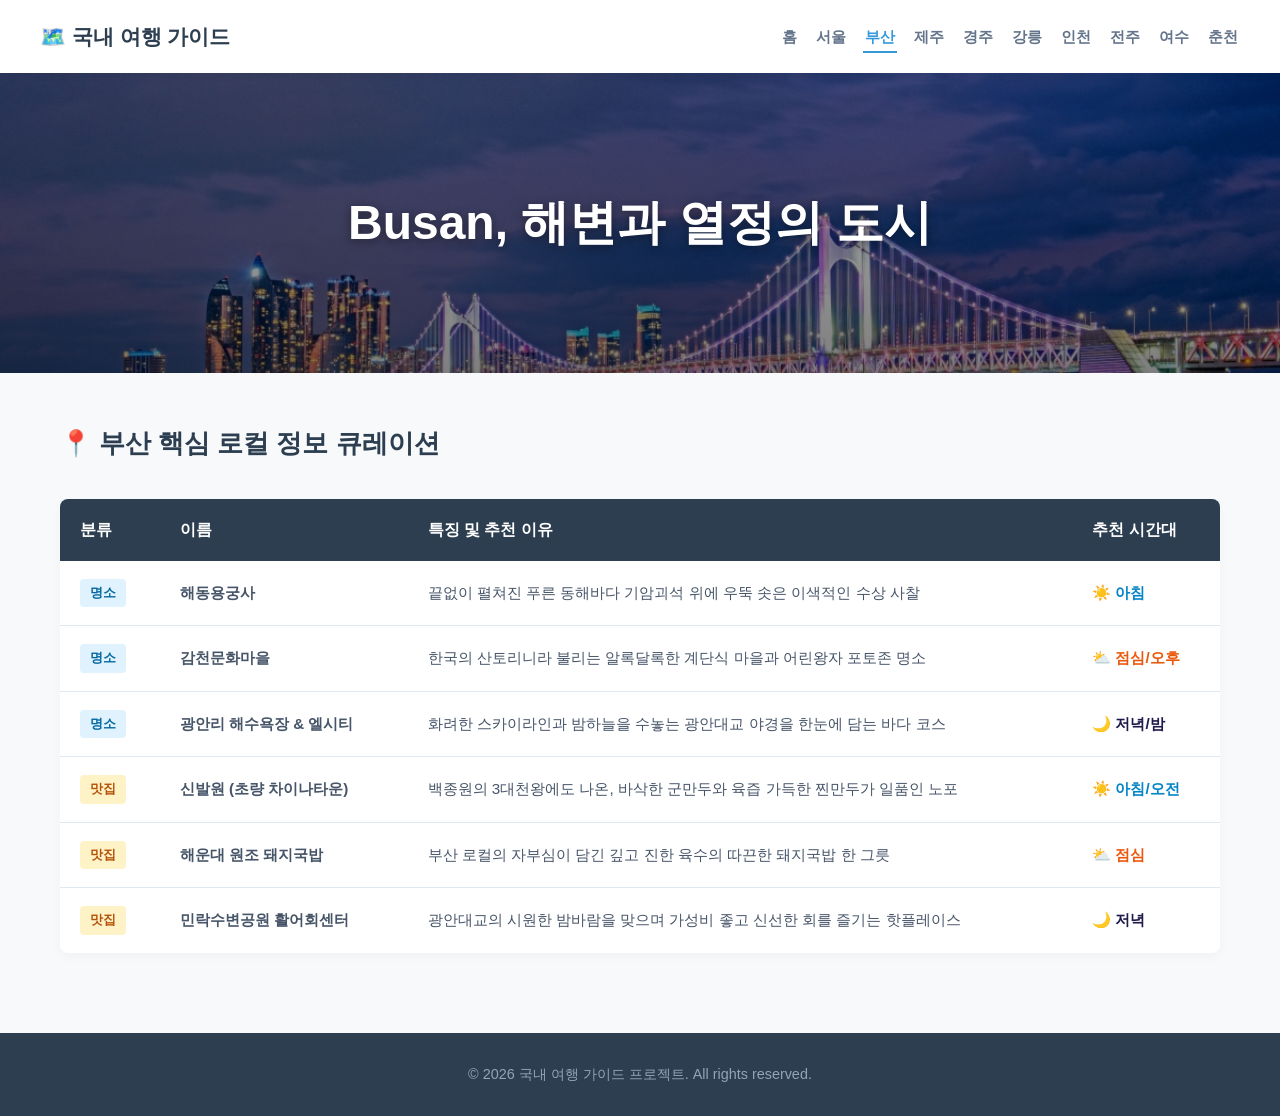
<file: busan.html>
<!doctype html>
<html lang="ko">
  <head>
    <meta charset="UTF-8" />
    <meta name="viewport" content="width=device-width, initial-scale=1.0" />
    <title>국내 여행 가이드 - 부산</title>
    <!-- 외부 스타일시트 연결 -->
    <link rel="stylesheet" href="style.css" />
  </head>
  <body>
    <!-- ===== 헤더 영역: 로고 + 내비게이션 메뉴 ===== -->
    <header>
      <!-- 로고: 클릭 시 메인(index) 페이지로 이동 -->
      <a href="index.html" class="logo">🗺️ 국내 여행 가이드</a>

      <!-- 상단 내비게이션 메뉴: 도시별 페이지 링크 -->
      <nav>
        <ul>
          <li><a href="index.html">홈</a></li>
          <li><a href="seoul.html">서울</a></li>
          <li><a href="busan.html" class="active">부산</a></li>
          <!-- 현재 페이지 활성화 표시 -->
          <li><a href="jeju.html">제주</a></li>
          <li><a href="gyeongju.html">경주</a></li>
          <li><a href="gangneung.html">강릉</a></li>
          <li><a href="incheon.html">인천</a></li>
          <li><a href="jeonju.html">전주</a></li>
          <li><a href="yeosu.html">여수</a></li>
          <li><a href="chuncheon.html">춘천</a></li>
        </ul>
      </nav>
    </header>

    <!-- ===== 히어로 섹션: 부산 대표 배경 이미지 + 소개 문구 ===== -->
    <section class="sub-hero hero-busan">
      <h2>Busan, 해변과 열정의 도시</h2>
    </section>

    <!-- ===== 메인 콘텐츠 영역 ===== -->
    <main class="container">
      <!-- 섹션 제목 -->
      <h3 class="section-title">📍 부산 핵심 로컬 정보 큐레이션</h3>

      <!-- 부산 명소/맛집 정보 테이블 -->
      <!-- ※ 부산 페이지는 명소 3개 + 맛집 3개로 구성 / 추천 시간대별 색상 구분 적용 -->
      <table class="info-table">
        <thead>
          <tr>
            <!-- 테이블 헤더: 분류 / 이름 / 특징 / 추천 시간대 -->
            <th>분류</th>
            <th>이름</th>
            <th>특징 및 추천 이유</th>
            <th>추천 시간대</th>
          </tr>
        </thead>
        <tbody>
          <!-- 명소 항목 1: 해동용궁사 (아침 추천) -->
          <tr>
            <td><span class="category-badge badge-sight">명소</span></td>
            <td style="font-weight: bold">해동용궁사</td>
            <td>
              끝없이 펼쳐진 푸른 동해바다 기암괴석 위에 우뚝 솟은 이색적인 수상
              사찰
            </td>
            <td style="color: #0284c7; font-weight: 600">☀️ 아침</td>
          </tr>

          <!-- 명소 항목 2: 감천문화마을 (점심/오후 추천) -->
          <tr>
            <td><span class="category-badge badge-sight">명소</span></td>
            <td style="font-weight: bold">감천문화마을</td>
            <td>
              한국의 산토리니라 불리는 알록달록한 계단식 마을과 어린왕자 포토존
              명소
            </td>
            <td style="color: #ea580c; font-weight: 600">⛅ 점심/오후</td>
          </tr>

          <!-- 명소 항목 3: 광안리 해수욕장 & 엘시티 (저녁/밤 추천) -->
          <tr>
            <td><span class="category-badge badge-sight">명소</span></td>
            <td style="font-weight: bold">광안리 해수욕장 & 엘시티</td>
            <td>
              화려한 스카이라인과 밤하늘을 수놓는 광안대교 야경을 한눈에 담는
              바다 코스
            </td>
            <td style="color: #1e1b4b; font-weight: 600">🌙 저녁/밤</td>
          </tr>

          <!-- 맛집 항목 1: 신발원 (아침/오전 추천) -->
          <tr>
            <td><span class="category-badge badge-food">맛집</span></td>
            <td style="font-weight: bold">신발원 (초량 차이나타운)</td>
            <td>
              백종원의 3대천왕에도 나온, 바삭한 군만두와 육즙 가득한 찐만두가
              일품인 노포
            </td>
            <td style="color: #0284c7; font-weight: 600">☀️ 아침/오전</td>
          </tr>

          <!-- 맛집 항목 2: 해운대 원조 돼지국밥 (점심 추천) -->
          <tr>
            <td><span class="category-badge badge-food">맛집</span></td>
            <td style="font-weight: bold">해운대 원조 돼지국밥</td>
            <td>
              부산 로컬의 자부심이 담긴 깊고 진한 육수의 따끈한 돼지국밥 한 그릇
            </td>
            <td style="color: #ea580c; font-weight: 600">⛅ 점심</td>
          </tr>

          <!-- 맛집 항목 3: 민락수변공원 활어회센터 (저녁 추천) -->
          <tr>
            <td><span class="category-badge badge-food">맛집</span></td>
            <td style="font-weight: bold">민락수변공원 활어회센터</td>
            <td>
              광안대교의 시원한 밤바람을 맞으며 가성비 좋고 신선한 회를 즐기는
              핫플레이스
            </td>
            <td style="color: #1e1b4b; font-weight: 600">🌙 저녁</td>
          </tr>
        </tbody>
      </table>
    </main>

    <!-- ===== 푸터 영역: 저작권 정보 ===== -->
    <footer>
      <p>&copy; 2026 국내 여행 가이드 프로젝트. All rights reserved.</p>
    </footer>
  </body>
</html>
</file>
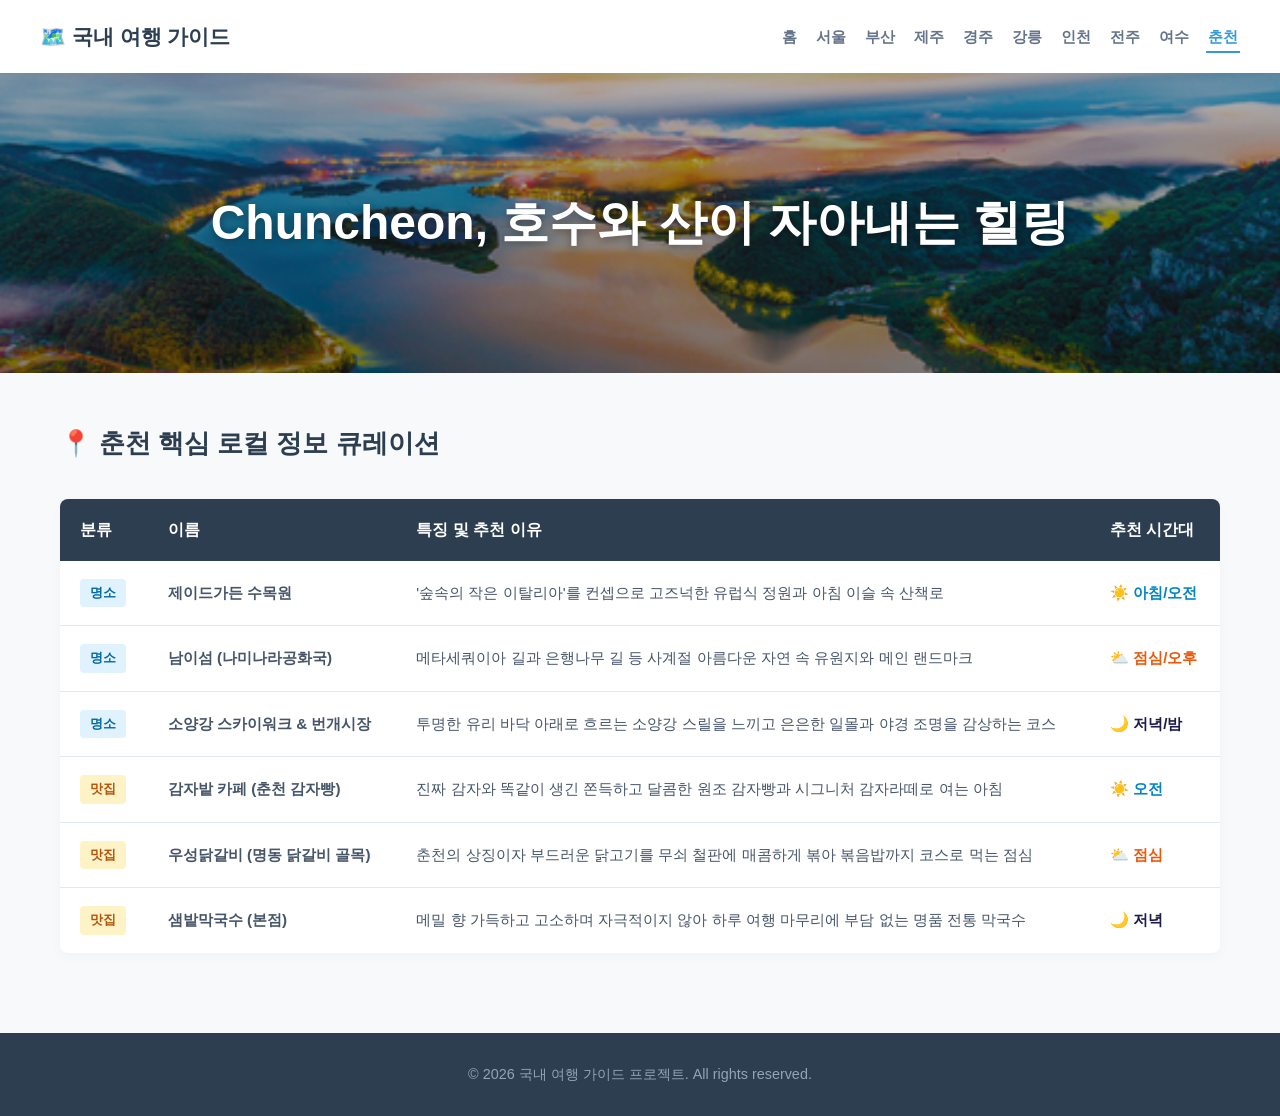
<file: chuncheon.html>
<!doctype html>
<html lang="ko">
  <head>
    <meta charset="UTF-8" />
    <meta name="viewport" content="width=device-width, initial-scale=1.0" />
    <title>국내 여행 가이드 - 춘천</title>
    <!-- 외부 스타일시트 연결 -->
    <link rel="stylesheet" href="style.css" />
  </head>
  <body>
    <!-- ===== 헤더 영역: 로고 + 내비게이션 메뉴 ===== -->
    <header>
      <!-- 로고: 클릭 시 메인(index) 페이지로 이동 -->
      <a href="index.html" class="logo">🗺️ 국내 여행 가이드</a>

      <!-- 상단 내비게이션 메뉴: 도시별 페이지 링크 -->
      <nav>
        <ul>
          <li><a href="index.html">홈</a></li>
          <li><a href="seoul.html">서울</a></li>
          <li><a href="busan.html">부산</a></li>
          <li><a href="jeju.html">제주</a></li>
          <li><a href="gyeongju.html">경주</a></li>
          <li><a href="gangneung.html">강릉</a></li>
          <li><a href="incheon.html">인천</a></li>
          <li><a href="jeonju.html">전주</a></li>
          <li><a href="yeosu.html">여수</a></li>
          <li><a href="chuncheon.html" class="active">춘천</a></li>
          <!-- 현재 페이지 활성화 표시 -->
        </ul>
      </nav>
    </header>

    <!-- ===== 히어로 섹션: 춘천 대표 배경 이미지 + 소개 문구 ===== -->
    <section class="sub-hero hero-chuncheon">
      <h2>Chuncheon, 호수와 산이 자아내는 힐링</h2>
    </section>

    <!-- ===== 메인 콘텐츠 영역 ===== -->
    <main class="container">
      <!-- 섹션 제목 -->
      <h3 class="section-title">📍 춘천 핵심 로컬 정보 큐레이션</h3>

      <!-- 춘천 명소/맛집 정보 테이블 -->
      <!-- ※ 명소 3개 + 맛집 3개 구성 / 추천 시간대별 색상 구분 적용 -->
      <table class="info-table">
        <thead>
          <tr>
            <th>분류</th>
            <th>이름</th>
            <th>특징 및 추천 이유</th>
            <th>추천 시간대</th>
          </tr>
        </thead>
        <tbody>
          <!-- 명소 1: 제이드가든 수목원 (아침/오전) -->
          <tr>
            <td><span class="category-badge badge-sight">명소</span></td>
            <td style="font-weight: bold">제이드가든 수목원</td>
            <td>
              '숲속의 작은 이탈리아'를 컨셉으로 고즈넉한 유럽식 정원과 아침 이슬
              속 산책로
            </td>
            <td style="color: #0284c7; font-weight: 600">☀️ 아침/오전</td>
          </tr>

          <!-- 명소 2: 남이섬 (점심/오후) -->
          <tr>
            <td><span class="category-badge badge-sight">명소</span></td>
            <td style="font-weight: bold">남이섬 (나미나라공화국)</td>
            <td>
              메타세쿼이아 길과 은행나무 길 등 사계절 아름다운 자연 속 유원지와
              메인 랜드마크
            </td>
            <td style="color: #ea580c; font-weight: 600">⛅ 점심/오후</td>
          </tr>

          <!-- 명소 3: 소양강 스카이워크 & 번개시장 (저녁/밤) -->
          <tr>
            <td><span class="category-badge badge-sight">명소</span></td>
            <td style="font-weight: bold">소양강 스카이워크 & 번개시장</td>
            <td>
              투명한 유리 바닥 아래로 흐르는 소양강 스릴을 느끼고 은은한 일몰과
              야경 조명을 감상하는 코스
            </td>
            <td style="color: #1e1b4b; font-weight: 600">🌙 저녁/밤</td>
          </tr>

          <!-- 맛집 1: 감자밭 카페 (오전) -->
          <tr>
            <td><span class="category-badge badge-food">맛집</span></td>
            <td style="font-weight: bold">감자밭 카페 (춘천 감자빵)</td>
            <td>
              진짜 감자와 똑같이 생긴 쫀득하고 달콤한 원조 감자빵과 시그니처
              감자라떼로 여는 아침
            </td>
            <td style="color: #0284c7; font-weight: 600">☀️ 오전</td>
          </tr>

          <!-- 맛집 2: 우성닭갈비 (점심) -->
          <tr>
            <td><span class="category-badge badge-food">맛집</span></td>
            <td style="font-weight: bold">우성닭갈비 (명동 닭갈비 골목)</td>
            <td>
              춘천의 상징이자 부드러운 닭고기를 무쇠 철판에 매콤하게 볶아
              볶음밥까지 코스로 먹는 점심
            </td>
            <td style="color: #ea580c; font-weight: 600">⛅ 점심</td>
          </tr>

          <!-- 맛집 3: 샘밭막국수 (저녁) -->
          <tr>
            <td><span class="category-badge badge-food">맛집</span></td>
            <td style="font-weight: bold">샘밭막국수 (본점)</td>
            <td>
              메밀 향 가득하고 고소하며 자극적이지 않아 하루 여행 마무리에 부담
              없는 명품 전통 막국수
            </td>
            <td style="color: #1e1b4b; font-weight: 600">🌙 저녁</td>
          </tr>
        </tbody>
      </table>
    </main>

    <!-- ===== 푸터 영역: 저작권 정보 ===== -->
    <footer>
      <p>&copy; 2026 국내 여행 가이드 프로젝트. All rights reserved.</p>
    </footer>
  </body>
</html>
</file>
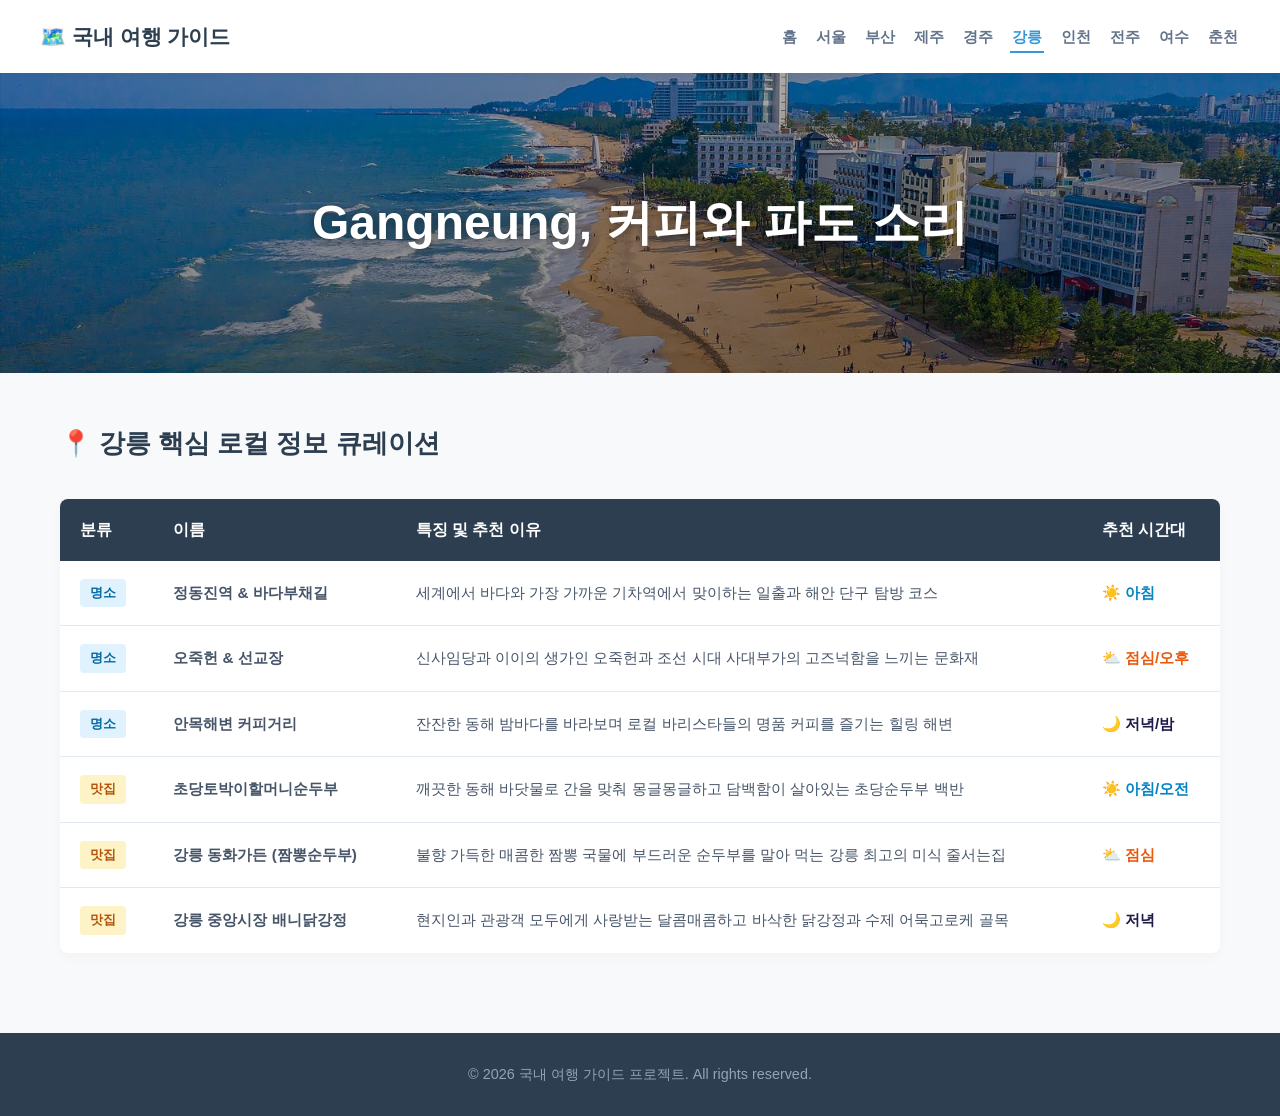
<file: gangneung.html>
<!doctype html>
<html lang="ko">
  <head>
    <meta charset="UTF-8" />
    <meta name="viewport" content="width=device-width, initial-scale=1.0" />
    <title>국내 여행 가이드 - 강릉</title>
    <!-- 외부 스타일시트 연결 -->
    <link rel="stylesheet" href="style.css" />
  </head>
  <body>
    <!-- ===== 헤더 영역: 로고 + 내비게이션 메뉴 ===== -->
    <header>
      <!-- 로고: 클릭 시 메인(index) 페이지로 이동 -->
      <a href="index.html" class="logo">🗺️ 국내 여행 가이드</a>

      <!-- 상단 내비게이션 메뉴: 도시별 페이지 링크 -->
      <nav>
        <ul>
          <li><a href="index.html">홈</a></li>
          <li><a href="seoul.html">서울</a></li>
          <li><a href="busan.html">부산</a></li>
          <li><a href="jeju.html">제주</a></li>
          <li><a href="gyeongju.html">경주</a></li>
          <li><a href="gangneung.html" class="active">강릉</a></li>
          <!-- 현재 페이지 활성화 표시 -->
          <li><a href="incheon.html">인천</a></li>
          <li><a href="jeonju.html">전주</a></li>
          <li><a href="yeosu.html">여수</a></li>
          <li><a href="chuncheon.html">춘천</a></li>
        </ul>
      </nav>
    </header>

    <!-- ===== 히어로 섹션: 강릉 대표 배경 이미지 + 소개 문구 ===== -->
    <section class="sub-hero hero-gangneung">
      <h2>Gangneung, 커피와 파도 소리</h2>
    </section>

    <!-- ===== 메인 콘텐츠 영역 ===== -->
    <main class="container">
      <!-- 섹션 제목 -->
      <h3 class="section-title">📍 강릉 핵심 로컬 정보 큐레이션</h3>

      <!-- 강릉 명소/맛집 정보 테이블 -->
      <!-- ※ 명소 3개 + 맛집 3개 구성 / 추천 시간대별 색상 구분 적용 -->
      <table class="info-table">
        <thead>
          <tr>
            <th>분류</th>
            <th>이름</th>
            <th>특징 및 추천 이유</th>
            <th>추천 시간대</th>
          </tr>
        </thead>
        <tbody>
          <!-- 명소 1: 정동진역 & 바다부채길 (아침) -->
          <tr>
            <td><span class="category-badge badge-sight">명소</span></td>
            <td style="font-weight: bold">정동진역 & 바다부채길</td>
            <td>
              세계에서 바다와 가장 가까운 기차역에서 맞이하는 일출과 해안 단구
              탐방 코스
            </td>
            <td style="color: #0284c7; font-weight: 600">☀️ 아침</td>
          </tr>

          <!-- 명소 2: 오죽헌 & 선교장 (점심/오후) -->
          <tr>
            <td><span class="category-badge badge-sight">명소</span></td>
            <td style="font-weight: bold">오죽헌 & 선교장</td>
            <td>
              신사임당과 이이의 생가인 오죽헌과 조선 시대 사대부가의 고즈넉함을
              느끼는 문화재
            </td>
            <td style="color: #ea580c; font-weight: 600">⛅ 점심/오후</td>
          </tr>

          <!-- 명소 3: 안목해변 커피거리 (저녁/밤) -->
          <tr>
            <td><span class="category-badge badge-sight">명소</span></td>
            <td style="font-weight: bold">안목해변 커피거리</td>
            <td>
              잔잔한 동해 밤바다를 바라보며 로컬 바리스타들의 명품 커피를 즐기는
              힐링 해변
            </td>
            <td style="color: #1e1b4b; font-weight: 600">🌙 저녁/밤</td>
          </tr>

          <!-- 맛집 1: 초당토박이할머니순두부 (아침/오전) -->
          <tr>
            <td><span class="category-badge badge-food">맛집</span></td>
            <td style="font-weight: bold">초당토박이할머니순두부</td>
            <td>
              깨끗한 동해 바닷물로 간을 맞춰 몽글몽글하고 담백함이 살아있는
              초당순두부 백반
            </td>
            <td style="color: #0284c7; font-weight: 600">☀️ 아침/오전</td>
          </tr>

          <!-- 맛집 2: 강릉 동화가든 (점심) -->
          <tr>
            <td><span class="category-badge badge-food">맛집</span></td>
            <td style="font-weight: bold">강릉 동화가든 (짬뽕순두부)</td>
            <td>
              불향 가득한 매콤한 짬뽕 국물에 부드러운 순두부를 말아 먹는 강릉
              최고의 미식 줄서는집
            </td>
            <td style="color: #ea580c; font-weight: 600">⛅ 점심</td>
          </tr>

          <!-- 맛집 3: 강릉 중앙시장 배니닭강정 (저녁) -->
          <tr>
            <td><span class="category-badge badge-food">맛집</span></td>
            <td style="font-weight: bold">강릉 중앙시장 배니닭강정</td>
            <td>
              현지인과 관광객 모두에게 사랑받는 달콤매콤하고 바삭한 닭강정과
              수제 어묵고로케 골목
            </td>
            <td style="color: #1e1b4b; font-weight: 600">🌙 저녁</td>
          </tr>
        </tbody>
      </table>
    </main>

    <!-- ===== 푸터 영역: 저작권 정보 ===== -->
    <footer>
      <p>&copy; 2026 국내 여행 가이드 프로젝트. All rights reserved.</p>
    </footer>
  </body>
</html>
</file>
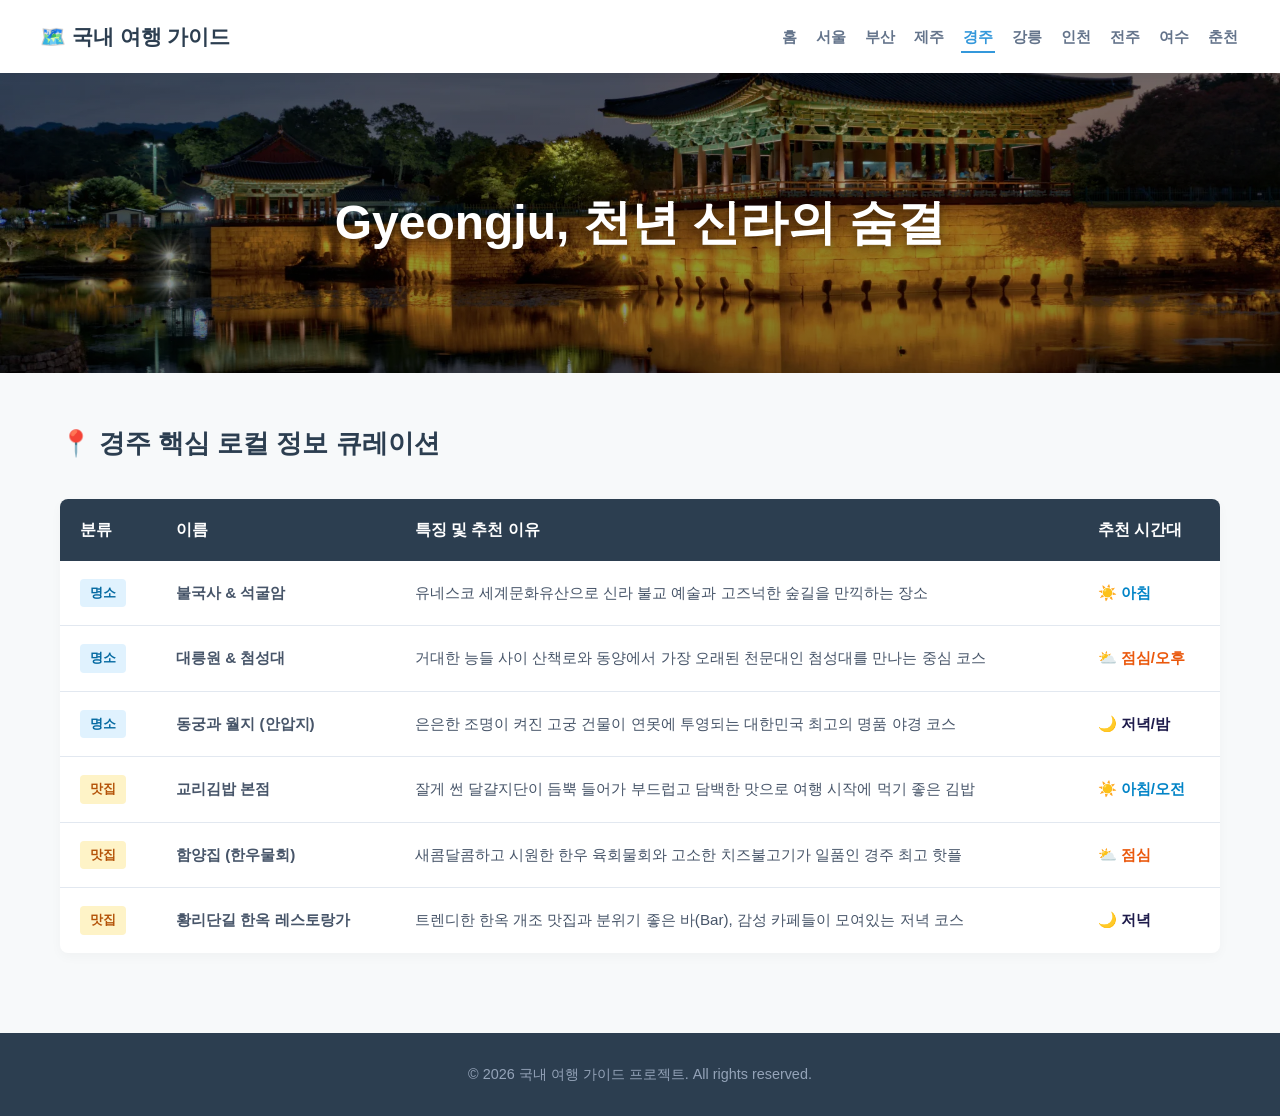
<file: gyeongju.html>
<!doctype html>
<html lang="ko">
  <head>
    <meta charset="UTF-8" />
    <meta name="viewport" content="width=device-width, initial-scale=1.0" />
    <title>국내 여행 가이드 - 경주</title>
    <!-- 외부 스타일시트 연결 -->
    <link rel="stylesheet" href="style.css" />
  </head>
  <body>
    <!-- ===== 헤더 영역: 로고 + 내비게이션 메뉴 ===== -->
    <header>
      <!-- 로고: 클릭 시 메인(index) 페이지로 이동 -->
      <a href="index.html" class="logo">🗺️ 국내 여행 가이드</a>

      <!-- 상단 내비게이션 메뉴: 도시별 페이지 링크 -->
      <nav>
        <ul>
          <li><a href="index.html">홈</a></li>
          <li><a href="seoul.html">서울</a></li>
          <li><a href="busan.html">부산</a></li>
          <li><a href="jeju.html">제주</a></li>
          <li><a href="gyeongju.html" class="active">경주</a></li>
          <!-- 현재 페이지 활성화 표시 -->
          <li><a href="gangneung.html">강릉</a></li>
          <li><a href="incheon.html">인천</a></li>
          <li><a href="jeonju.html">전주</a></li>
          <li><a href="yeosu.html">여수</a></li>
          <li><a href="chuncheon.html">춘천</a></li>
        </ul>
      </nav>
    </header>

    <!-- ===== 히어로 섹션: 경주 대표 배경 이미지 + 소개 문구 ===== -->
    <section class="sub-hero hero-gyeongju">
      <h2>Gyeongju, 천년 신라의 숨결</h2>
    </section>

    <!-- ===== 메인 콘텐츠 영역 ===== -->
    <main class="container">
      <!-- 섹션 제목 -->
      <h3 class="section-title">📍 경주 핵심 로컬 정보 큐레이션</h3>

      <!-- 경주 명소/맛집 정보 테이블 -->
      <!-- ※ 명소 3개 + 맛집 3개 구성 / 추천 시간대별 색상 구분 적용 -->
      <table class="info-table">
        <thead>
          <tr>
            <!-- 테이블 헤더: 분류 / 이름 / 특징 / 추천 시간대 -->
            <th>분류</th>
            <th>이름</th>
            <th>특징 및 추천 이유</th>
            <th>추천 시간대</th>
          </tr>
        </thead>
        <tbody>
          <!-- 명소 항목 1: 불국사 & 석굴암 (아침 추천) -->
          <tr>
            <td><span class="category-badge badge-sight">명소</span></td>
            <td style="font-weight: bold">불국사 & 석굴암</td>
            <td>
              유네스코 세계문화유산으로 신라 불교 예술과 고즈넉한 숲길을
              만끽하는 장소
            </td>
            <td style="color: #0284c7; font-weight: 600">☀️ 아침</td>
          </tr>

          <!-- 명소 항목 2: 대릉원 & 첨성대 (점심/오후 추천) -->
          <tr>
            <td><span class="category-badge badge-sight">명소</span></td>
            <td style="font-weight: bold">대릉원 & 첨성대</td>
            <td>
              거대한 능들 사이 산책로와 동양에서 가장 오래된 천문대인 첨성대를
              만나는 중심 코스
            </td>
            <td style="color: #ea580c; font-weight: 600">⛅ 점심/오후</td>
          </tr>

          <!-- 명소 항목 3: 동궁과 월지 (안압지) (저녁/밤 추천) -->
          <tr>
            <td><span class="category-badge badge-sight">명소</span></td>
            <td style="font-weight: bold">동궁과 월지 (안압지)</td>
            <td>
              은은한 조명이 켜진 고궁 건물이 연못에 투영되는 대한민국 최고의
              명품 야경 코스
            </td>
            <td style="color: #1e1b4b; font-weight: 600">🌙 저녁/밤</td>
          </tr>

          <!-- 맛집 항목 1: 교리김밥 본점 (아침/오전 추천) -->
          <tr>
            <td><span class="category-badge badge-food">맛집</span></td>
            <td style="font-weight: bold">교리김밥 본점</td>
            <td>
              잘게 썬 달걀지단이 듬뿍 들어가 부드럽고 담백한 맛으로 여행 시작에
              먹기 좋은 김밥
            </td>
            <td style="color: #0284c7; font-weight: 600">☀️ 아침/오전</td>
          </tr>

          <!-- 맛집 항목 2: 함양집 (한우물회) (점심 추천) -->
          <tr>
            <td><span class="category-badge badge-food">맛집</span></td>
            <td style="font-weight: bold">함양집 (한우물회)</td>
            <td>
              새콤달콤하고 시원한 한우 육회물회와 고소한 치즈불고기가 일품인
              경주 최고 핫플
            </td>
            <td style="color: #ea580c; font-weight: 600">⛅ 점심</td>
          </tr>

          <!-- 맛집 항목 3: 황리단길 한옥 레스토랑가 (저녁 추천) -->
          <tr>
            <td><span class="category-badge badge-food">맛집</span></td>
            <td style="font-weight: bold">황리단길 한옥 레스토랑가</td>
            <td>
              트렌디한 한옥 개조 맛집과 분위기 좋은 바(Bar), 감성 카페들이
              모여있는 저녁 코스
            </td>
            <td style="color: #1e1b4b; font-weight: 600">🌙 저녁</td>
          </tr>
        </tbody>
      </table>
    </main>

    <!-- ===== 푸터 영역: 저작권 정보 ===== -->
    <footer>
      <p>&copy; 2026 국내 여행 가이드 프로젝트. All rights reserved.</p>
    </footer>
  </body>
</html>
</file>
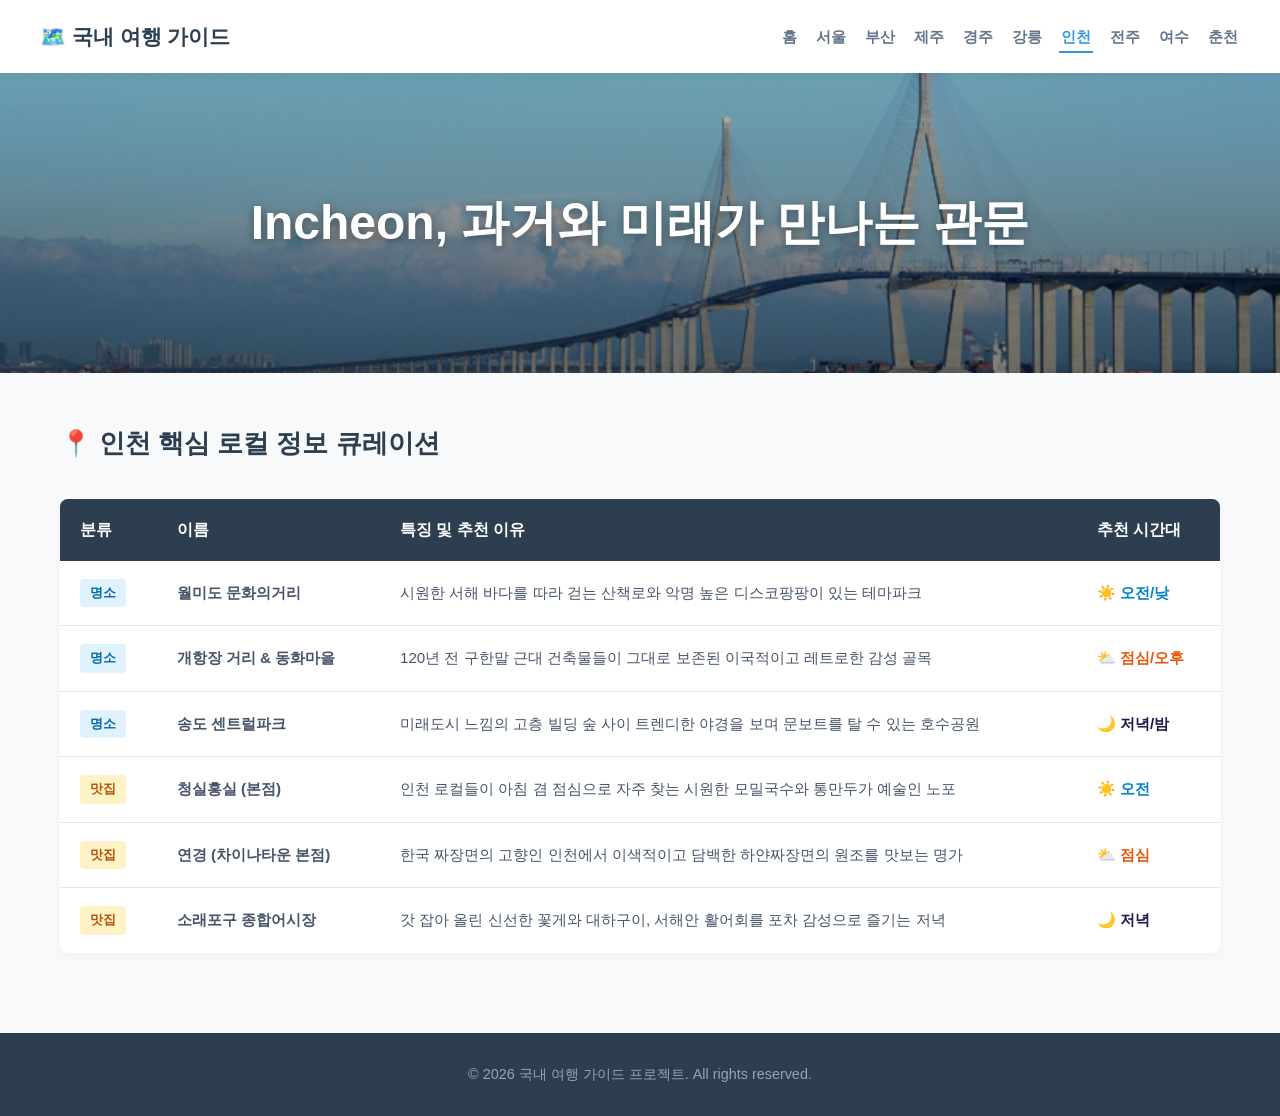
<file: incheon.html>
<!doctype html>
<html lang="ko">
  <head>
    <meta charset="UTF-8" />
    <meta name="viewport" content="width=device-width, initial-scale=1.0" />
    <title>국내 여행 가이드 - 인천</title>
    <!-- 외부 스타일시트 연결 -->
    <link rel="stylesheet" href="style.css" />
  </head>
  <body>
    <!-- ===== 헤더 영역: 로고 + 내비게이션 메뉴 ===== -->
    <header>
      <!-- 로고: 클릭 시 메인(index) 페이지로 이동 -->
      <a href="index.html" class="logo">🗺️ 국내 여행 가이드</a>

      <!-- 상단 내비게이션 메뉴: 도시별 페이지 링크 -->
      <nav>
        <ul>
          <li><a href="index.html">홈</a></li>
          <li><a href="seoul.html">서울</a></li>
          <li><a href="busan.html">부산</a></li>
          <li><a href="jeju.html">제주</a></li>
          <li><a href="gyeongju.html">경주</a></li>
          <li><a href="gangneung.html">강릉</a></li>
          <li><a href="incheon.html" class="active">인천</a></li>
          <!-- 현재 페이지 활성화 표시 -->
          <li><a href="jeonju.html">전주</a></li>
          <li><a href="yeosu.html">여수</a></li>
          <li><a href="chuncheon.html">춘천</a></li>
        </ul>
      </nav>
    </header>

    <!-- ===== 히어로 섹션: 인천 대표 배경 이미지 + 소개 문구 ===== -->
    <section class="sub-hero hero-incheon">
      <h2>Incheon, 과거와 미래가 만나는 관문</h2>
    </section>

    <!-- ===== 메인 콘텐츠 영역 ===== -->
    <main class="container">
      <!-- 섹션 제목 -->
      <h3 class="section-title">📍 인천 핵심 로컬 정보 큐레이션</h3>

      <!-- 인천 명소/맛집 정보 테이블 -->
      <!-- ※ 명소 3개 + 맛집 3개 구성 / 추천 시간대별 색상 구분 적용 -->
      <table class="info-table">
        <thead>
          <tr>
            <th>분류</th>
            <th>이름</th>
            <th>특징 및 추천 이유</th>
            <th>추천 시간대</th>
          </tr>
        </thead>
        <tbody>
          <!-- 명소 1: 월미도 문화의거리 (오전/낮) -->
          <tr>
            <td><span class="category-badge badge-sight">명소</span></td>
            <td style="font-weight: bold">월미도 문화의거리</td>
            <td>
              시원한 서해 바다를 따라 걷는 산책로와 악명 높은 디스코팡팡이 있는
              테마파크
            </td>
            <td style="color: #0284c7; font-weight: 600">☀️ 오전/낮</td>
          </tr>

          <!-- 명소 2: 개항장 거리 & 동화마을 (점심/오후) -->
          <tr>
            <td><span class="category-badge badge-sight">명소</span></td>
            <td style="font-weight: bold">개항장 거리 & 동화마을</td>
            <td>
              120년 전 구한말 근대 건축물들이 그대로 보존된 이국적이고 레트로한
              감성 골목
            </td>
            <td style="color: #ea580c; font-weight: 600">⛅ 점심/오후</td>
          </tr>

          <!-- 명소 3: 송도 센트럴파크 (저녁/밤) -->
          <tr>
            <td><span class="category-badge badge-sight">명소</span></td>
            <td style="font-weight: bold">송도 센트럴파크</td>
            <td>
              미래도시 느낌의 고층 빌딩 숲 사이 트렌디한 야경을 보며 문보트를 탈
              수 있는 호수공원
            </td>
            <td style="color: #1e1b4b; font-weight: 600">🌙 저녁/밤</td>
          </tr>

          <!-- 맛집 1: 청실홍실 본점 (오전) -->
          <tr>
            <td><span class="category-badge badge-food">맛집</span></td>
            <td style="font-weight: bold">청실홍실 (본점)</td>
            <td>
              인천 로컬들이 아침 겸 점심으로 자주 찾는 시원한 모밀국수와
              통만두가 예술인 노포
            </td>
            <td style="color: #0284c7; font-weight: 600">☀️ 오전</td>
          </tr>

          <!-- 맛집 2: 연경 (점심) -->
          <tr>
            <td><span class="category-badge badge-food">맛집</span></td>
            <td style="font-weight: bold">연경 (차이나타운 본점)</td>
            <td>
              한국 짜장면의 고향인 인천에서 이색적이고 담백한 하얀짜장면의
              원조를 맛보는 명가
            </td>
            <td style="color: #ea580c; font-weight: 600">⛅ 점심</td>
          </tr>

          <!-- 맛집 3: 소래포구 종합어시장 (저녁) -->
          <tr>
            <td><span class="category-badge badge-food">맛집</span></td>
            <td style="font-weight: bold">소래포구 종합어시장</td>
            <td>
              갓 잡아 올린 신선한 꽃게와 대하구이, 서해안 활어회를 포차 감성으로
              즐기는 저녁
            </td>
            <td style="color: #1e1b4b; font-weight: 600">🌙 저녁</td>
          </tr>
        </tbody>
      </table>
    </main>

    <!-- ===== 푸터 영역: 저작권 정보 ===== -->
    <footer>
      <p>&copy; 2026 국내 여행 가이드 프로젝트. All rights reserved.</p>
    </footer>
  </body>
</html>
</file>
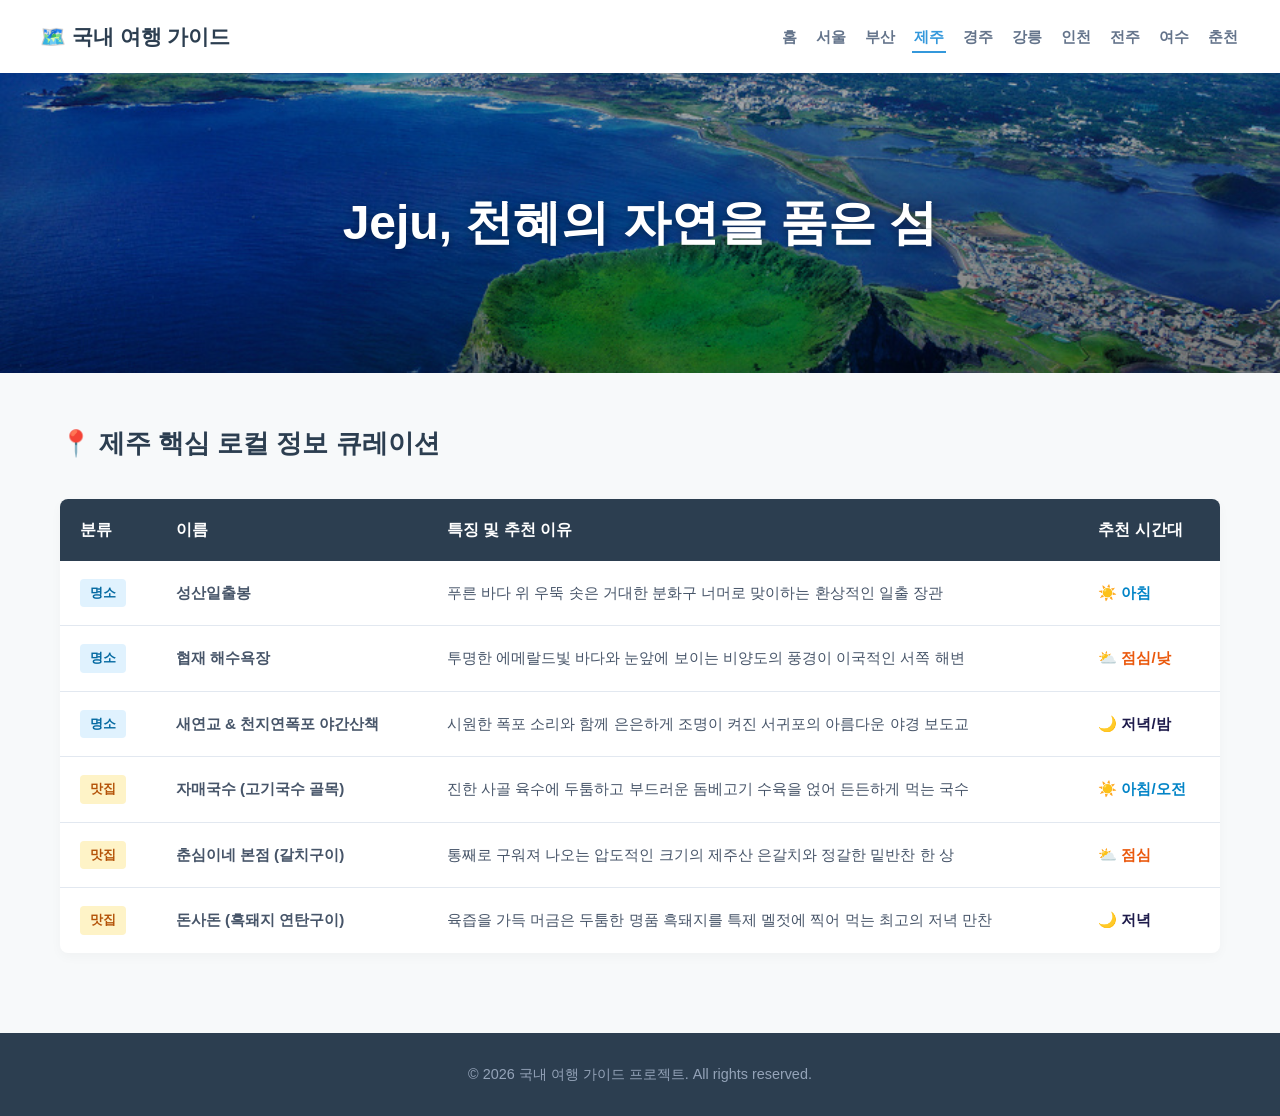
<file: jeju.html>
<!doctype html>
<html lang="ko">
  <head>
    <meta charset="UTF-8" />
    <meta name="viewport" content="width=device-width, initial-scale=1.0" />
    <title>국내 여행 가이드 - 제주</title>
    <!-- 외부 스타일시트 연결 -->
    <link rel="stylesheet" href="style.css" />
  </head>
  <body>
    <!-- ===== 헤더 영역: 로고 + 내비게이션 메뉴 ===== -->
    <header>
      <!-- 로고: 클릭 시 메인(index) 페이지로 이동 -->
      <a href="index.html" class="logo">🗺️ 국내 여행 가이드</a>

      <!-- 상단 내비게이션 메뉴: 도시별 페이지 링크 -->
      <nav>
        <ul>
          <li><a href="index.html">홈</a></li>
          <li><a href="seoul.html">서울</a></li>
          <li><a href="busan.html">부산</a></li>
          <li><a href="jeju.html" class="active">제주</a></li>
          <!-- 현재 페이지 활성화 표시 -->
          <li><a href="gyeongju.html">경주</a></li>
          <li><a href="gangneung.html">강릉</a></li>
          <li><a href="incheon.html">인천</a></li>
          <li><a href="jeonju.html">전주</a></li>
          <li><a href="yeosu.html">여수</a></li>
          <li><a href="chuncheon.html">춘천</a></li>
        </ul>
      </nav>
    </header>

    <!-- ===== 히어로 섹션: 제주 대표 배경 이미지 + 소개 문구 ===== -->
    <section class="sub-hero hero-jeju">
      <h2>Jeju, 천혜의 자연을 품은 섬</h2>
    </section>

    <!-- ===== 메인 콘텐츠 영역 ===== -->
    <main class="container">
      <!-- 섹션 제목 -->
      <h3 class="section-title">📍 제주 핵심 로컬 정보 큐레이션</h3>

      <!-- 제주 명소/맛집 정보 테이블 -->
      <!-- ※ 제주 페이지는 명소 3개 + 맛집 3개로 구성 / 추천 시간대별 색상 구분 적용 -->
      <table class="info-table">
        <thead>
          <tr>
            <!-- 테이블 헤더: 분류 / 이름 / 특징 / 추천 시간대 -->
            <th>분류</th>
            <th>이름</th>
            <th>특징 및 추천 이유</th>
            <th>추천 시간대</th>
          </tr>
        </thead>
        <tbody>
          <!-- 명소 항목 1: 성산일출봉 (아침 추천) -->
          <tr>
            <td><span class="category-badge badge-sight">명소</span></td>
            <td style="font-weight: bold">성산일출봉</td>
            <td>
              푸른 바다 위 우뚝 솟은 거대한 분화구 너머로 맞이하는 환상적인 일출
              장관
            </td>
            <td style="color: #0284c7; font-weight: 600">☀️ 아침</td>
          </tr>

          <!-- 명소 항목 2: 협재 해수욕장 (점심/낮 추천) -->
          <tr>
            <td><span class="category-badge badge-sight">명소</span></td>
            <td style="font-weight: bold">협재 해수욕장</td>
            <td>
              투명한 에메랄드빛 바다와 눈앞에 보이는 비양도의 풍경이 이국적인
              서쪽 해변
            </td>
            <td style="color: #ea580c; font-weight: 600">⛅ 점심/낮</td>
          </tr>

          <!-- 명소 항목 3: 새연교 & 천지연폭포 야간산책 (저녁/밤 추천) -->
          <tr>
            <td><span class="category-badge badge-sight">명소</span></td>
            <td style="font-weight: bold">새연교 & 천지연폭포 야간산책</td>
            <td>
              시원한 폭포 소리와 함께 은은하게 조명이 켜진 서귀포의 아름다운
              야경 보도교
            </td>
            <td style="color: #1e1b4b; font-weight: 600">🌙 저녁/밤</td>
          </tr>

          <!-- 맛집 항목 1: 자매국수 (아침/오전 추천) -->
          <tr>
            <td><span class="category-badge badge-food">맛집</span></td>
            <td style="font-weight: bold">자매국수 (고기국수 골목)</td>
            <td>
              진한 사골 육수에 두툼하고 부드러운 돔베고기 수육을 얹어 든든하게
              먹는 국수
            </td>
            <td style="color: #0284c7; font-weight: 600">☀️ 아침/오전</td>
          </tr>

          <!-- 맛집 항목 2: 춘심이네 본점 (점심 추천) -->
          <tr>
            <td><span class="category-badge badge-food">맛집</span></td>
            <td style="font-weight: bold">춘심이네 본점 (갈치구이)</td>
            <td>
              통째로 구워져 나오는 압도적인 크기의 제주산 은갈치와 정갈한 밑반찬
              한 상
            </td>
            <td style="color: #ea580c; font-weight: 600">⛅ 점심</td>
          </tr>

          <!-- 맛집 항목 3: 돈사돈 (저녁 추천) -->
          <tr>
            <td><span class="category-badge badge-food">맛집</span></td>
            <td style="font-weight: bold">돈사돈 (흑돼지 연탄구이)</td>
            <td>
              육즙을 가득 머금은 두툼한 명품 흑돼지를 특제 멜젓에 찍어 먹는
              최고의 저녁 만찬
            </td>
            <td style="color: #1e1b4b; font-weight: 600">🌙 저녁</td>
          </tr>
        </tbody>
      </table>
    </main>

    <!-- ===== 푸터 영역: 저작권 정보 ===== -->
    <footer>
      <p>&copy; 2026 국내 여행 가이드 프로젝트. All rights reserved.</p>
    </footer>
  </body>
</html>
</file>
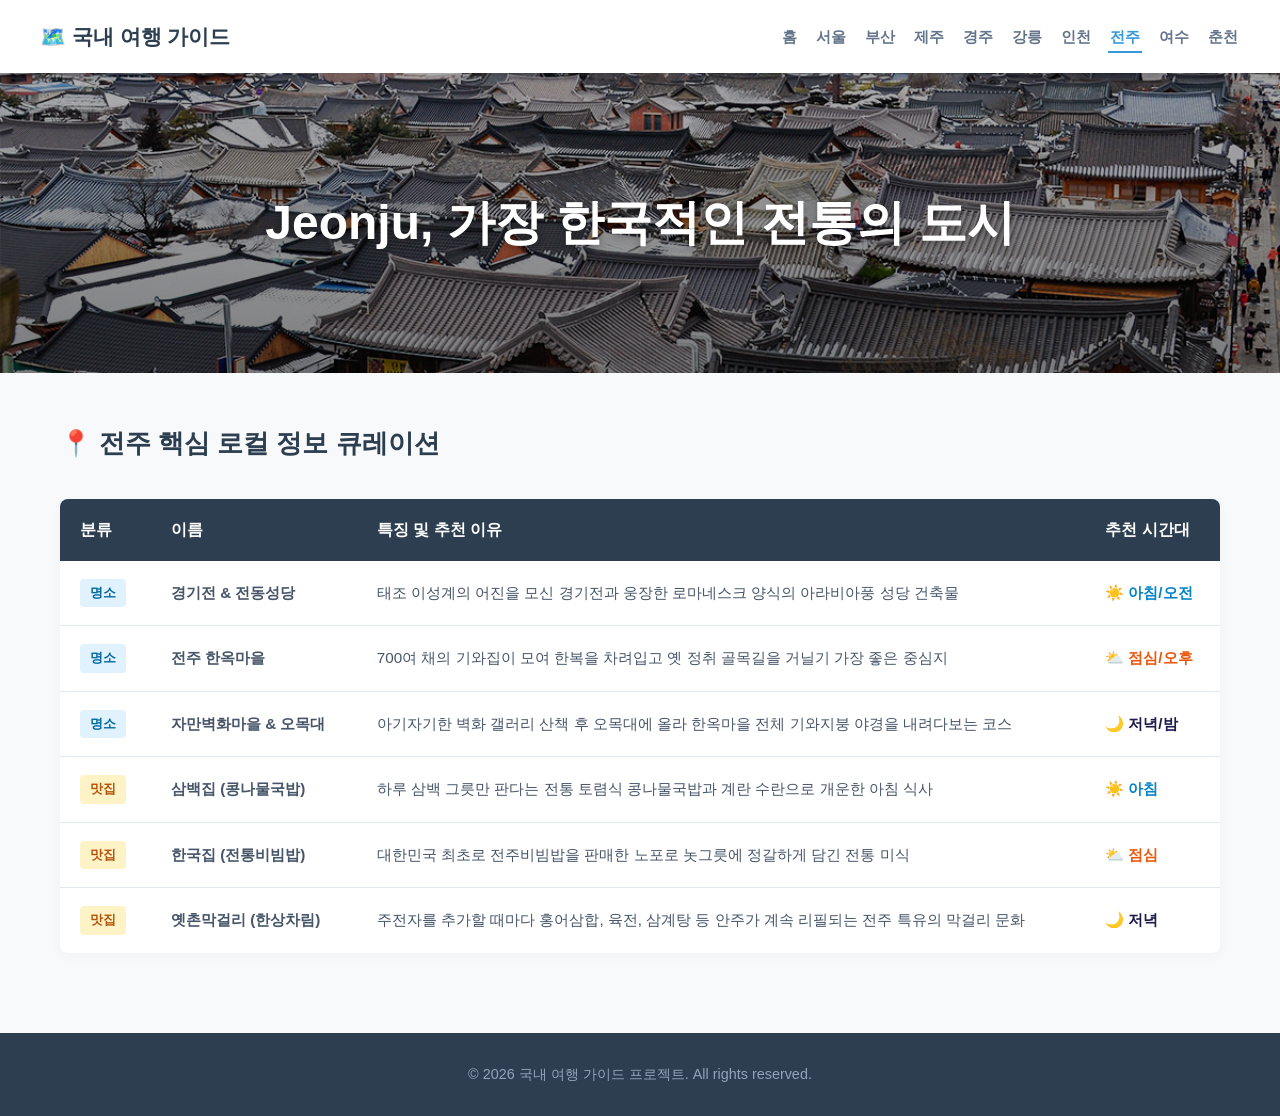
<file: jeonju.html>
<!doctype html>
<html lang="ko">
  <head>
    <meta charset="UTF-8" />
    <meta name="viewport" content="width=device-width, initial-scale=1.0" />
    <title>국내 여행 가이드 - 전주</title>
    <!-- 외부 스타일시트 연결 -->
    <link rel="stylesheet" href="style.css" />
  </head>
  <body>
    <!-- ===== 헤더 영역: 로고 + 내비게이션 메뉴 ===== -->
    <header>
      <!-- 로고: 클릭 시 메인(index) 페이지로 이동 -->
      <a href="index.html" class="logo">🗺️ 국내 여행 가이드</a>

      <!-- 상단 내비게이션 메뉴: 도시별 페이지 링크 -->
      <nav>
        <ul>
          <li><a href="index.html">홈</a></li>
          <li><a href="seoul.html">서울</a></li>
          <li><a href="busan.html">부산</a></li>
          <li><a href="jeju.html">제주</a></li>
          <li><a href="gyeongju.html">경주</a></li>
          <li><a href="gangneung.html">강릉</a></li>
          <li><a href="incheon.html">인천</a></li>
          <li><a href="jeonju.html" class="active">전주</a></li>
          <!-- 현재 페이지 활성화 표시 -->
          <li><a href="yeosu.html">여수</a></li>
          <li><a href="chuncheon.html">춘천</a></li>
        </ul>
      </nav>
    </header>

    <!-- ===== 히어로 섹션: 전주 대표 배경 이미지 + 소개 문구 ===== -->
    <section class="sub-hero hero-jeonju">
      <h2>Jeonju, 가장 한국적인 전통의 도시</h2>
    </section>

    <!-- ===== 메인 콘텐츠 영역 ===== -->
    <main class="container">
      <!-- 섹션 제목 -->
      <h3 class="section-title">📍 전주 핵심 로컬 정보 큐레이션</h3>

      <!-- 전주 명소/맛집 정보 테이블 -->
      <!-- ※ 명소 3개 + 맛집 3개 구성 / 추천 시간대별 색상 구분 적용 -->
      <table class="info-table">
        <thead>
          <tr>
            <th>분류</th>
            <th>이름</th>
            <th>특징 및 추천 이유</th>
            <th>추천 시간대</th>
          </tr>
        </thead>
        <tbody>
          <!-- 명소 1: 경기전 & 전동성당 (아침/오전) -->
          <tr>
            <td><span class="category-badge badge-sight">명소</span></td>
            <td style="font-weight: bold">경기전 & 전동성당</td>
            <td>
              태조 이성계의 어진을 모신 경기전과 웅장한 로마네스크 양식의
              아라비아풍 성당 건축물
            </td>
            <td style="color: #0284c7; font-weight: 600">☀️ 아침/오전</td>
          </tr>

          <!-- 명소 2: 전주 한옥마을 (점심/오후) -->
          <tr>
            <td><span class="category-badge badge-sight">명소</span></td>
            <td style="font-weight: bold">전주 한옥마을</td>
            <td>
              700여 채의 기와집이 모여 한복을 차려입고 옛 정취 골목길을 거닐기
              가장 좋은 중심지
            </td>
            <td style="color: #ea580c; font-weight: 600">⛅ 점심/오후</td>
          </tr>

          <!-- 명소 3: 자만벽화마을 & 오목대 (저녁/밤) -->
          <tr>
            <td><span class="category-badge badge-sight">명소</span></td>
            <td style="font-weight: bold">자만벽화마을 & 오목대</td>
            <td>
              아기자기한 벽화 갤러리 산책 후 오목대에 올라 한옥마을 전체
              기와지붕 야경을 내려다보는 코스
            </td>
            <td style="color: #1e1b4b; font-weight: 600">🌙 저녁/밤</td>
          </tr>

          <!-- 맛집 1: 삼백집 (아침) -->
          <tr>
            <td><span class="category-badge badge-food">맛집</span></td>
            <td style="font-weight: bold">삼백집 (콩나물국밥)</td>
            <td>
              하루 삼백 그릇만 판다는 전통 토렴식 콩나물국밥과 계란 수란으로
              개운한 아침 식사
            </td>
            <td style="color: #0284c7; font-weight: 600">☀️ 아침</td>
          </tr>

          <!-- 맛집 2: 한국집 (점심) -->
          <tr>
            <td><span class="category-badge badge-food">맛집</span></td>
            <td style="font-weight: bold">한국집 (전통비빔밥)</td>
            <td>
              대한민국 최초로 전주비빔밥을 판매한 노포로 놋그릇에 정갈하게 담긴
              전통 미식
            </td>
            <td style="color: #ea580c; font-weight: 600">⛅ 점심</td>
          </tr>

          <!-- 맛집 3: 옛촌막걸리 (저녁) -->
          <tr>
            <td><span class="category-badge badge-food">맛집</span></td>
            <td style="font-weight: bold">옛촌막걸리 (한상차림)</td>
            <td>
              주전자를 추가할 때마다 홍어삼합, 육전, 삼계탕 등 안주가 계속
              리필되는 전주 특유의 막걸리 문화
            </td>
            <td style="color: #1e1b4b; font-weight: 600">🌙 저녁</td>
          </tr>
        </tbody>
      </table>
    </main>

    <!-- ===== 푸터 영역: 저작권 정보 ===== -->
    <footer>
      <p>&copy; 2026 국내 여행 가이드 프로젝트. All rights reserved.</p>
    </footer>
  </body>
</html>
</file>
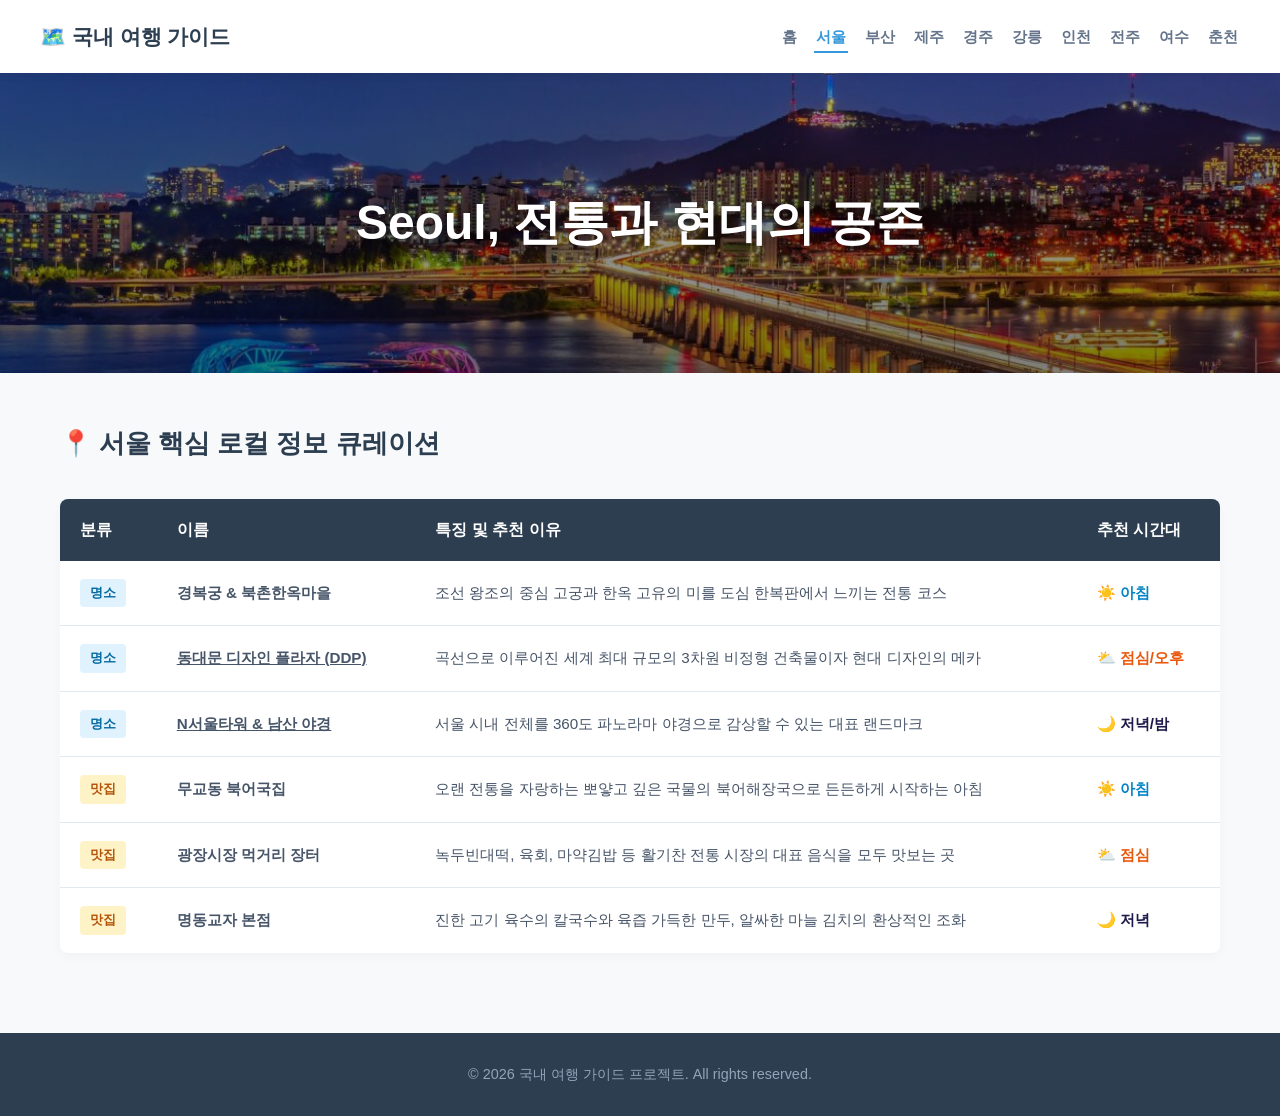
<file: seoul.html>
<!doctype html>
<html lang="ko">
  <head>
    <meta charset="UTF-8" />
    <meta name="viewport" content="width=device-width, initial-scale=1.0" />
    <title>국내 여행 가이드 - 서울</title>
    <!-- 외부 스타일시트 연결 -->
    <link rel="stylesheet" href="style.css" />
  </head>
  <body>
    <!-- ===== 헤더 영역: 로고 + 내비게이션 메뉴 ===== -->
    <header>
      <!-- 로고: 클릭 시 메인(index) 페이지로 이동 -->
      <a href="index.html" class="logo">🗺️ 국내 여행 가이드</a>

      <!-- 상단 내비게이션 메뉴: 도시별 페이지 링크 -->
      <nav>
        <ul>
          <li><a href="index.html">홈</a></li>
          <li><a href="seoul.html" class="active">서울</a></li>
          <!-- 현재 페이지 활성화 표시 -->
          <li><a href="busan.html">부산</a></li>
          <li><a href="jeju.html">제주</a></li>
          <li><a href="gyeongju.html">경주</a></li>
          <li><a href="gangneung.html">강릉</a></li>
          <li><a href="incheon.html">인천</a></li>
          <li><a href="jeonju.html">전주</a></li>
          <li><a href="yeosu.html">여수</a></li>
          <li><a href="chuncheon.html">춘천</a></li>
        </ul>
      </nav>
    </header>

    <!-- ===== 히어로 섹션: 서울 대표 배경 이미지 + 소개 문구 ===== -->
    <section class="sub-hero hero-seoul">
      <h2>Seoul, 전통과 현대의 공존</h2>
    </section>

    <!-- ===== 메인 콘텐츠 영역 ===== -->
    <main class="container">
      <!-- 섹션 제목 -->
      <h3 class="section-title">📍 서울 핵심 로컬 정보 큐레이션</h3>

      <!-- 서울 명소/맛집 정보 테이블 -->
      <!-- ※ 서울 페이지는 명소 3개 + 맛집 3개로 구성 / 추천 시간대별 색상 구분 적용 -->
      <table class="info-table">
        <thead>
          <tr>
            <!-- 테이블 헤더: 분류 / 이름 / 특징 / 추천 시간대 -->
            <th>분류</th>
            <th>이름</th>
            <th>특징 및 추천 이유</th>
            <th>추천 시간대</th>
          </tr>
        </thead>
        <tbody>
          <!-- 명소 항목 1: 경복궁 & 북촌한옥마을 (아침 추천) -->
          <tr>
            <td><span class="category-badge badge-sight">명소</span></td>
            <td style="font-weight: bold">경복궁 & 북촌한옥마을</td>
            <td>
              조선 왕조의 중심 고궁과 한옥 고유의 미를 도심 한복판에서 느끼는
              전통 코스
            </td>
            <td style="color: #0284c7; font-weight: 600">☀️ 아침</td>
          </tr>

          <!-- 명소 항목 2: 동대문 디자인 플라자 (점심/오후 추천) -->
          <tr>
            <td><span class="category-badge badge-sight">명소</span></td>
            <td style="font-weight: bold">
              <a
                href="https://winters-story.tistory.com/entry/%EB%8F%99%EB%8C%80%EB%AC%B8%EB%94%94%EC%9E%90%EC%9D%B8%ED%94%8C%EB%9D%BC%EC%9E%90-DDP-%EC%99%84%EB%B2%BD-%EA%B0%80%EC%9D%B4%EB%93%9C"
                targe="_blank"
                style="
                  text-decoration: underline;
                  color: inherit;
                  cursor: pointer;
                "
              >
                동대문 디자인 플라자 (DDP)
              </a>
            </td>
            <td>
              곡선으로 이루어진 세계 최대 규모의 3차원 비정형 건축물이자 현대
              디자인의 메카
            </td>
            <td style="color: #ea580c; font-weight: 600">⛅ 점심/오후</td>
          </tr>

          <!-- 명소 항목 3: N서울타워 & 남산 야경 (저녁/밤 추천) -->
          <tr>
            <td><span class="category-badge badge-sight">명소</span></td>
            <td style="font-weight: bold">
              <a
                href="https://www.nseoultower.co.kr/global/intro.asp"
                target="_blank"
                style="
                  text-decoration: underline;
                  color: inherit;
                  cursor: pointer;
                "
              >
                N서울타워 & 남산 야경
              </a>
            </td>
            <td>
              서울 시내 전체를 360도 파노라마 야경으로 감상할 수 있는 대표
              랜드마크
            </td>
            <td style="color: #1e1b4b; font-weight: 600">🌙 저녁/밤</td>
          </tr>

          <!-- 맛집 항목 1: 무교동 북어국집 (아침 추천) -->
          <tr>
            <td><span class="category-badge badge-food">맛집</span></td>
            <td style="font-weight: bold">무교동 북어국집</td>
            <td>
              오랜 전통을 자랑하는 뽀얗고 깊은 국물의 북어해장국으로 든든하게
              시작하는 아침
            </td>
            <td style="color: #0284c7; font-weight: 600">☀️ 아침</td>
          </tr>

          <!-- 맛집 항목 2: 광장시장 먹거리 장터 (점심 추천) -->
          <tr>
            <td><span class="category-badge badge-food">맛집</span></td>
            <td style="font-weight: bold">광장시장 먹거리 장터</td>
            <td>
              녹두빈대떡, 육회, 마약김밥 등 활기찬 전통 시장의 대표 음식을 모두
              맛보는 곳
            </td>
            <td style="color: #ea580c; font-weight: 600">⛅ 점심</td>
          </tr>

          <!-- 맛집 항목 3: 명동교자 본점 (저녁 추천) -->
          <tr>
            <td><span class="category-badge badge-food">맛집</span></td>
            <td style="font-weight: bold">명동교자 본점</td>
            <td>
              진한 고기 육수의 칼국수와 육즙 가득한 만두, 알싸한 마늘 김치의
              환상적인 조화
            </td>
            <td style="color: #1e1b4b; font-weight: 600">🌙 저녁</td>
          </tr>
        </tbody>
      </table>
    </main>

    <!-- ===== 푸터 영역: 저작권 정보 ===== -->
    <footer>
      <p>&copy; 2026 국내 여행 가이드 프로젝트. All rights reserved.</p>
    </footer>
  </body>
</html>
</file>
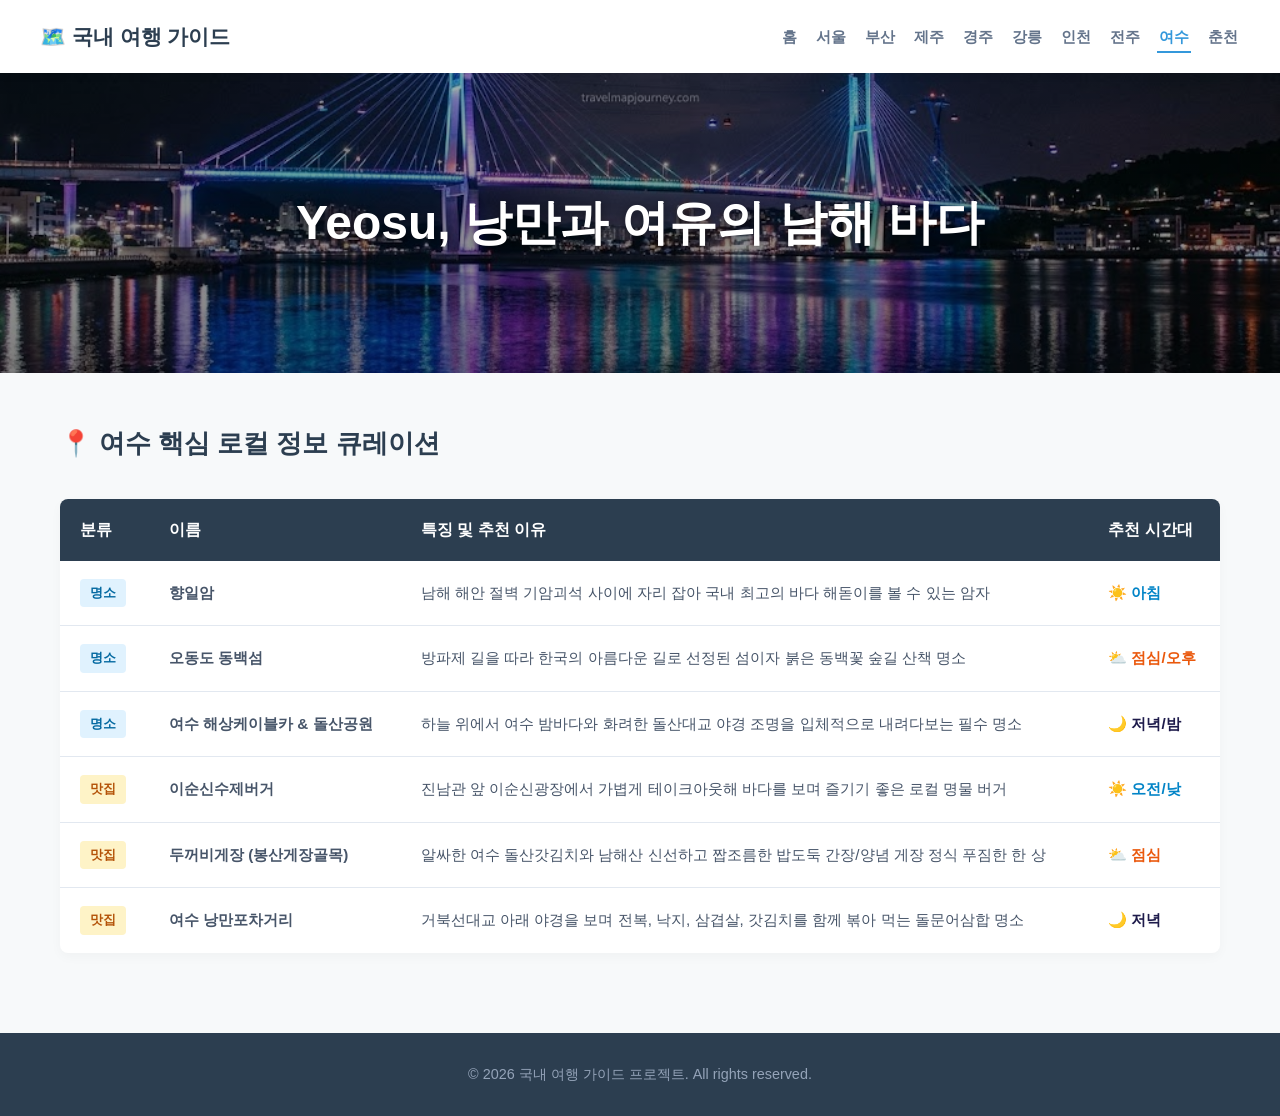
<file: yeosu.html>
<!doctype html>
<html lang="ko">
  <head>
    <meta charset="UTF-8" />
    <meta name="viewport" content="width=device-width, initial-scale=1.0" />
    <title>국내 여행 가이드 - 여수</title>
    <!-- 외부 스타일시트 연결 -->
    <link rel="stylesheet" href="style.css" />
  </head>
  <body>
    <!-- ===== 헤더 영역: 로고 + 내비게이션 메뉴 ===== -->
    <header>
      <!-- 로고: 클릭 시 메인(index) 페이지로 이동 -->
      <a href="index.html" class="logo">🗺️ 국내 여행 가이드</a>

      <!-- 상단 내비게이션 메뉴: 도시별 페이지 링크 -->
      <nav>
        <ul>
          <li><a href="index.html">홈</a></li>
          <li><a href="seoul.html">서울</a></li>
          <li><a href="busan.html">부산</a></li>
          <li><a href="jeju.html">제주</a></li>
          <li><a href="gyeongju.html">경주</a></li>
          <li><a href="gangneung.html">강릉</a></li>
          <li><a href="incheon.html">인천</a></li>
          <li><a href="jeonju.html">전주</a></li>
          <li><a href="yeosu.html" class="active">여수</a></li>
          <!-- 현재 페이지 활성화 표시 -->
          <li><a href="chuncheon.html">춘천</a></li>
        </ul>
      </nav>
    </header>

    <!-- ===== 히어로 섹션: 여수 대표 배경 이미지 + 소개 문구 ===== -->
    <section class="sub-hero hero-yeosu">
      <h2>Yeosu, 낭만과 여유의 남해 바다</h2>
    </section>

    <!-- ===== 메인 콘텐츠 영역 ===== -->
    <main class="container">
      <!-- 섹션 제목 -->
      <h3 class="section-title">📍 여수 핵심 로컬 정보 큐레이션</h3>

      <!-- 여수 명소/맛집 정보 테이블 -->
      <!-- ※ 명소 3개 + 맛집 3개 구성 / 추천 시간대별 색상 구분 적용 -->
      <table class="info-table">
        <thead>
          <tr>
            <th>분류</th>
            <th>이름</th>
            <th>특징 및 추천 이유</th>
            <th>추천 시간대</th>
          </tr>
        </thead>
        <tbody>
          <!-- 명소 1: 향일암 (아침) -->
          <tr>
            <td><span class="category-badge badge-sight">명소</span></td>
            <td style="font-weight: bold">향일암</td>
            <td>
              남해 해안 절벽 기암괴석 사이에 자리 잡아 국내 최고의 바다 해돋이를
              볼 수 있는 암자
            </td>
            <td style="color: #0284c7; font-weight: 600">☀️ 아침</td>
          </tr>

          <!-- 명소 2: 오동도 동백섬 (점심/오후) -->
          <tr>
            <td><span class="category-badge badge-sight">명소</span></td>
            <td style="font-weight: bold">오동도 동백섬</td>
            <td>
              방파제 길을 따라 한국의 아름다운 길로 선정된 섬이자 붉은 동백꽃
              숲길 산책 명소
            </td>
            <td style="color: #ea580c; font-weight: 600">⛅ 점심/오후</td>
          </tr>

          <!-- 명소 3: 여수 해상케이블카 & 돌산공원 (저녁/밤) -->
          <tr>
            <td><span class="category-badge badge-sight">명소</span></td>
            <td style="font-weight: bold">여수 해상케이블카 & 돌산공원</td>
            <td>
              하늘 위에서 여수 밤바다와 화려한 돌산대교 야경 조명을 입체적으로
              내려다보는 필수 명소
            </td>
            <td style="color: #1e1b4b; font-weight: 600">🌙 저녁/밤</td>
          </tr>

          <!-- 맛집 1: 이순신수제버거 (오전/낮) -->
          <tr>
            <td><span class="category-badge badge-food">맛집</span></td>
            <td style="font-weight: bold">이순신수제버거</td>
            <td>
              진남관 앞 이순신광장에서 가볍게 테이크아웃해 바다를 보며 즐기기
              좋은 로컬 명물 버거
            </td>
            <td style="color: #0284c7; font-weight: 600">☀️ 오전/낮</td>
          </tr>

          <!-- 맛집 2: 두꺼비게장 (점심) -->
          <tr>
            <td><span class="category-badge badge-food">맛집</span></td>
            <td style="font-weight: bold">두꺼비게장 (봉산게장골목)</td>
            <td>
              알싸한 여수 돌산갓김치와 남해산 신선하고 짭조름한 밥도둑 간장/양념
              게장 정식 푸짐한 한 상
            </td>
            <td style="color: #ea580c; font-weight: 600">⛅ 점심</td>
          </tr>

          <!-- 맛집 3: 여수 낭만포차거리 (저녁) -->
          <tr>
            <td><span class="category-badge badge-food">맛집</span></td>
            <td style="font-weight: bold">여수 낭만포차거리</td>
            <td>
              거북선대교 아래 야경을 보며 전복, 낙지, 삼겹살, 갓김치를 함께 볶아
              먹는 돌문어삼합 명소
            </td>
            <td style="color: #1e1b4b; font-weight: 600">🌙 저녁</td>
          </tr>
        </tbody>
      </table>
    </main>

    <!-- ===== 푸터 영역: 저작권 정보 ===== -->
    <footer>
      <p>&copy; 2026 국내 여행 가이드 프로젝트. All rights reserved.</p>
    </footer>
  </body>
</html>
</file>
<file: style.css>
/* ==========================================
   1. 초기화 및 브라우저 베이스 설정
   ========================================== */
* {
  margin: 0;
  padding: 0;
  box-sizing: border-box; /* 패딩과 테두리 두께를 폭(width) 안에 포함시켜 화면 깨짐을 방지합니다. */
}

body {
  font-family: "Malgun Gothic", "맑은 고딕", sans-serif;
  background-color: #f7f9fa; /* 웹사이트 전체의 부드러운 연회색 배경색 */
  color: #333333; /* 기본 본문 글자색 */
  line-height: 1.6; /* 가독성을 위한 줄간격 */
}

a {
  text-decoration: none; /* 하이퍼링크의 기본 밑줄을 제거합니다. */
  color: inherit; /* 링크 글자색이 변하지 않고 부모의 색상을 따르도록 합니다. */
}

ul {
  list-style: none; /* 리스트 앞에 붙는 점(불릿) 기호를 제거합니다. */
}

/* ==========================================
   2. 공통 상단 네비게이션 바 (Header)
   ========================================== */
header {
  background-color: #ffffff;
  display: flex; /* 정렬 */
  justify-content: space-between; /* 로고는 왼쪽, 메뉴는 오른쪽 끝으로 배치 */
  align-items: center; /* 상하 정중앙 수직 정렬 */
  padding: 20px 40px;
  position: sticky; /* 스크롤을 내려도 화면 상단에 항상 고정되는 기능 */
  top: 0;
  z-index: 1000; /* 본문 콘텐츠가 메뉴 위로 올라오지 못하도록 레이어 순위 최상위 부여 */
  box-shadow: 0 2px 10px rgba(0, 0, 0, 0.05); /* 헤더 하단의 은은한 입체 그림자 효과 */
}

header .logo {
  font-size: 1.3rem;
  font-weight: 700;
  color: #2c3e50;
}

header nav ul {
  display: flex; /* 세로로 나오는 리스트를 가로로 한 줄 정렬 */
  gap: 15px; /* 상단 메뉴 글자들 사이의 일정한 간격 */
}

header nav ul li a {
  font-size: 0.95rem;
  font-weight: bold;
  color: #64748b;
  padding: 6px 2px;
  transition: all 0.3s ease; /* 마우스를 올렸을 때 반응하는 애니메이션 속도 */
}

/* [기능] 마우스를 올리거나(hover), 현재 활성화된 페이지(active) 메뉴에 푸른색 테마색과 밑줄을 적용합니다. */
header nav ul li a:hover,
header nav ul li a.active {
  color: #3498db;
  border-bottom: 2px solid #3498db;
}

/* ==========================================
   3. 메인 페이지 전용 대형 배너 (Hero Banner)
   ========================================== */
.hero {
  /* 이미지 위에 어두운 그라데이션 필터를 씌워 흰색 글씨가 잘 보이도록 대비를 줍니다. */
  background:
    linear-gradient(rgba(44, 62, 80, 0.5), rgba(44, 62, 80, 0.7)),
    url("images/hero.jpg") no-repeat center/cover;
  height: 380px;
  display: flex;
  justify-content: center;
  align-items: center; /* 타이틀 텍스트를 배너 정중앙에 배치 */
  text-align: center;
  color: #ffffff;
}

.hero-text h2 {
  font-size: 2.5rem;
  font-weight: 700;
  margin-bottom: 15px;
}
.hero-text p {
  font-size: 1.15rem;
  opacity: 0.9;
}

/* ==========================================
   4. 레이아웃 컨테이너 및 섹션 타이틀
   ========================================== */
.container {
  max-width: 1200px; /* 본문 최대 너비를 제한하여 큰 모니터에서도 가운데 정렬되도록 함 */
  margin: 50px auto;
  padding: 0 20px; /* 모바일 화면에서 글자가 양 끝에 붙지 않도록 여백 확보 */
}

.section-title {
  font-size: 1.6rem;
  font-weight: 700;
  color: #2c3e50;
  margin-bottom: 35px;
}

/* ==========================================
   5. 반응형 카드 그리드 & 마우스 호버 모션 UX
   ========================================== */
.card-grid {
  display: grid;
  /* 화면 크기에 맞춰 카드 개수가 자동으로 조절되는 반응형 레이아웃 기술 (최소 320px 폭 유지) */
  grid-template-columns: repeat(auto-fill, minmax(320px, 1fr));
  gap: 30px; /* 카드와 카드 사이의 공백 */
}

.card {
  background-color: #ffffff;
  border-radius: 12px;
  overflow: hidden; /* 내부 이미지가 들릴 때 둥근 모서리 바깥으로 튀어나가는 것을 커팅 */
  box-shadow: 0 4px 15px rgba(0, 0, 0, 0.04);
  transition: all 0.3s ease;
  display: block;
}

.card img {
  width: 100%;
  height: 230px;
  object-fit: cover; /* 사진 비율이 찌그러지지 않게 꽉 채우는 기능 */
  transition: all 0.3s ease; /* 지정 시간동안 애니메이션이 부드럽도록 표현 */
}

.card-body {
  padding: 25px;
}
.card-body h4 {
  font-size: 1.25rem;
  font-weight: 700;
  color: #2c3e50;
  margin-bottom: 10px;
}
.card-body p {
  font-size: 0.95rem;
  color: #64748b;
}

/* ⚡ [기능] 카드 위에 마우스를 올리면 카드가 위로 부드럽게 슥 떠오르는 인터랙션 효과 */
.card:hover {
  transform: translateY(-10px); /* 위쪽으로 10px 수직 이동 */
  box-shadow: 0 20px 30px rgba(0, 0, 0, 0.08); /* 그림자를 넓혀 붕 뜬 느낌 연출 */
}
.card:hover img {
  transform: scale(1.03); /* 이미지 미세 확대 줌인 효과 */
}

/* ==========================================
   6. 서브 상세 페이지 전용 배너 및 9개 전체 지역 배경 매핑
   ========================================== */
.sub-hero {
  height: 300px;
  display: flex;
  justify-content: center;
  align-items: center;
  text-align: center;
  color: #ffffff;
}
.sub-hero h2 {
  font-size: 3rem;
  font-weight: 700;
  text-shadow: 0 2px 10px rgba(0, 0, 0, 0.4);
}

/* [기능] 각 .html 파일별 서브 배너 클래스에 맞춰 9개 지역 고유 이미지를 정확하게 일대일 매핑합니다. */
/* 1. 서울 배경 이미지 */
.hero-seoul {
  background:
    linear-gradient(rgba(0, 0, 0, 0.3), rgba(0, 0, 0, 0.5)),
    url("images/seoul.jpg") no-repeat center/cover;
}
/* 2. 부산 배경 이미지 */
.hero-busan {
  background:
    linear-gradient(rgba(0, 0, 0, 0.3), rgba(0, 0, 0, 0.5)),
    url("images/busan.jpg") no-repeat center/cover;
}
/* 3. 제주 배경 이미지 */
.hero-jeju {
  background:
    linear-gradient(rgba(0, 0, 0, 0.3), rgba(0, 0, 0, 0.5)),
    url("images/jeju.jpg") no-repeat center/cover;
}
/* 4. 경주 배경 이미지 */
.hero-gyeongju {
  background:
    linear-gradient(rgba(0, 0, 0, 0.3), rgba(0, 0, 0, 0.5)),
    url("images/gyeongju.jpg") no-repeat center/cover;
}
/* 5. 강릉 배경 이미지 */
.hero-gangneung {
  background:
    linear-gradient(rgba(0, 0, 0, 0.3), rgba(0, 0, 0, 0.5)),
    url("images/gangneung.jpg") no-repeat center/cover;
}
/* 6. 인천 배경 이미지 */
.hero-incheon {
  background:
    linear-gradient(rgba(0, 0, 0, 0.3), rgba(0, 0, 0, 0.5)),
    url("images/incheon.jpg") no-repeat center/cover;
}
/* 7. 전주 배경 이미지 */
.hero-jeonju {
  background:
    linear-gradient(rgba(0, 0, 0, 0.3), rgba(0, 0, 0, 0.5)),
    url("images/jeonju.jpg") no-repeat center/cover;
}
/* 8. 여수 배경 이미지 */
.hero-yeosu {
  background:
    linear-gradient(rgba(0, 0, 0, 0.3), rgba(0, 0, 0, 0.5)),
    url("images/yeosu.jpg") no-repeat center/cover;
}
/* 9. 춘천 배경 이미지 */
.hero-chuncheon {
  background:
    linear-gradient(rgba(0, 0, 0, 0.3), rgba(0, 0, 0, 0.5)),
    url("images/chuncheon.jpg") no-repeat center/cover;
}

/* ==========================================
   7. 상세 페이지 로컬 정보 표 (Table) 컴포넌트
   ========================================== */
.info-table {
  width: 100%;
  border-collapse: collapse; /* 테두리 선이 이중으로 생기는 현상을 방지하고 하나로 합칩니다. */
  margin-top: 20px;
  background-color: #ffffff;
  border-radius: 8px;
  overflow: hidden;
  box-shadow: 0 4px 12px rgba(0, 0, 0, 0.03);
}

.info-table th {
  background-color: #2c3e50; /* 대본의 핵심 테마 컬러인 네이비 배치 */
  color: #ffffff;
  font-weight: bold;
  text-align: left;
  padding: 18px 20px;
}

.info-table td {
  padding: 18px 20px;
  border-bottom: 1px solid #e2e8f0; /* 가로 가독성을 위한 부드러운 구분선 */
  color: #475569;
  font-size: 0.95rem;
}

.info-table tr:last-child td {
  border-bottom: none; /* 표의 맨 마지막 줄 밑바닥 선은 지워서 둥근 모서리와 깔끔하게 마감합니다. */
}

.info-table tr:hover {
  background-color: #f8fafc; /* 사용자가 읽고 있는 줄에 연한 회색 음영 하이라이트를 주는 기능 */
}

/* 🏷️ 분류 필드 가독성을 위한 라운드형 카테고리 뱃지 박스 */
.category-badge {
  display: inline-block;
  padding: 4px 10px;
  border-radius: 4px;
  font-size: 0.8rem;
  font-weight: bold;
}
/* 명소 뱃지 (스카이블루 톤) */
.badge-sight {
  background-color: #e0f2fe;
  color: #0369a1;
}
/* 맛집 뱃지 (오렌지/골드 톤) */
.badge-food {
  background-color: #fef3c7;
  color: #b45309;
}

/* ==========================================
   8. 사이트 하단 공통 푸터 (Footer)
   ========================================== */
footer {
  background-color: #2c3e50;
  color: #94a3b8;
  text-align: center;
  padding: 30px 20px;
  margin-top: 80px;
  font-size: 0.9rem;
}
</file>
